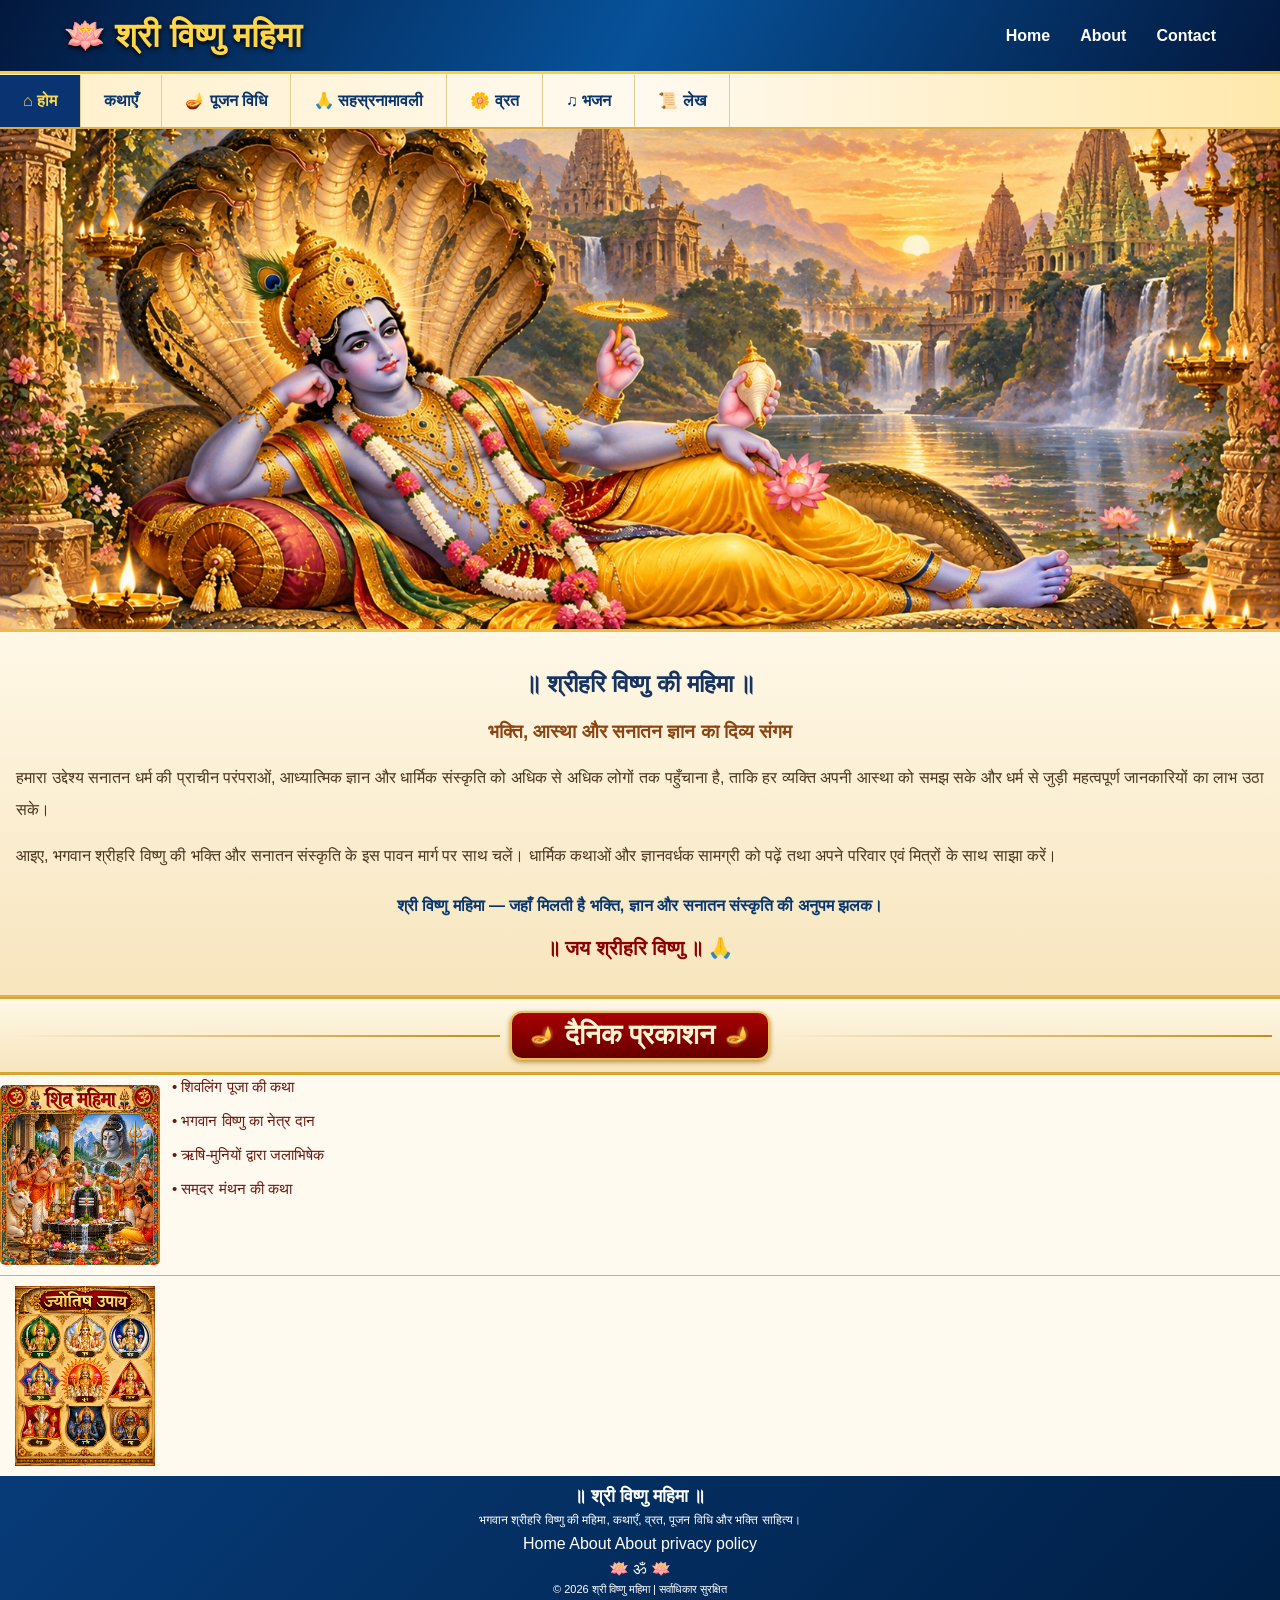
<file: index.html>
<!DOCTYPE html>
<html lang="hi">
<head>
 
<link rel="stylesheet" href="style.css">
 
<meta charset="UTF-8">
<meta name="viewport" content="width=device-width, initial-scale=1.0">

<title>श्री विष्णु महिमा</title>
<meta name="description" content="भगवान विष्णु की कथाएँ, पूजन विधि, व्रत, भजन और सहस्रनामावली।">

</head>

<body>

<!-- पहला नेविगेशन बार -->

<header class="topbar" id="home">
<div class="logo">🪷 श्री विष्णु महिमा</div>

<nav class="topnav">
<a href="#home">Home</a>
<a href="#about">About</a>
<a href="#contact">Contact</a>
</nav>
</header>

<!-- दूसरा स्क्रॉल नेविगेशन बार -->

<nav class="subnav">
<div class="subnav-inner">
<a href="#home" class="active">⌂ होम</a>
<a href="Kathayen.html">कथाएँ</a>
<a href="#pooja">🪔 पूजन विधि</a>
<a href="#sahasranam">🙏 सहस्रनामावली</a>
<a href="#vrat">🌼 व्रत</a>
<a href="#bhajan">♫ भजन</a>
<a href="#lekh">📜 लेख</a>
</div>
</nav>


<!-- भगवान विष्णु का बैनर -->
<div class="vishnu-banner">
  <img src="./vishnu-banner.jpg"
       alt="क्षीरसागर में भगवान विष्णु">
</div>

 
<section class="vishnu-intro">

  <h1>॥ श्रीहरि विष्णु की महिमा ॥</h1>

  <h2 class="vishnu-subtitle">
    भक्ति, आस्था और सनातन ज्ञान का दिव्य संगम
  </h2>

  <p>
    हमारा उद्देश्य सनातन धर्म की प्राचीन परंपराओं,
    आध्यात्मिक ज्ञान और धार्मिक संस्कृति को अधिक से अधिक
    लोगों तक पहुँचाना है, ताकि हर व्यक्ति अपनी आस्था को
    समझ सके और धर्म से जुड़ी महत्वपूर्ण जानकारियों का
    लाभ उठा सके।
  </p>

  <p>
    आइए, भगवान श्रीहरि विष्णु की भक्ति और सनातन संस्कृति
    के इस पावन मार्ग पर साथ चलें। धार्मिक कथाओं और
    ज्ञानवर्धक सामग्री को पढ़ें तथा अपने परिवार एवं
    मित्रों के साथ साझा करें।
  </p>

  <p class="vishnu-tagline">
    श्री विष्णु महिमा — जहाँ मिलती है भक्ति, ज्ञान और
    सनातन संस्कृति की अनुपम झलक।
  </p>

  <h3 class="vishnu-blessing">॥ जय श्रीहरि विष्णु ॥ 🙏</h3>

</section>

 
<div class="dainik-heading">
  <span class="dainik-line"></span>
  <div class="dainik-title">
    <span class="dainik-diya">🪔</span>
    <h2>दैनिक प्रकाशन</h2>
    <span class="dainik-diya">🪔</span>
  </div>
  <span class="dainik-line"></span>
</div>
 
 
<div class="shiv-mahima-section">

  <img src="shiv-mahima.jpg"
       alt="शिव महिमा"
       class="shiv-mahima-image">

  <div class="shiv-katha-list">

    <a href="shivling-puja.html">• शिवलिंग पूजा की कथा</a>

    <a href="vishnu-netra-daan.html">• भगवान विष्णु का नेत्र दान</a>

    <a href="rishi-abhishek.html">• ऋषि-मुनियों द्वारा जलाभिषेक</a>

    <a href="samudra-manthan.html">• समुद्र मंथन की कथा</a>

    <a href="shiv-parvati.html">• शिव-पार्वती विवाह कथा</a>

    <a href="markandeya.html">• मार्कण्डेय ऋषि की कथा</a>

    <a href="gangavataran.html">• गंगा अवतरण की कथा</a>

  </div>

</div>


<div class="divider-line"></div>

<div class="jyotish-upaay">
  <!-- ज्योतिष उपाय की इमेज -->
</div>

<!-- ज्योतिष उपाय इमेज -->
<div class="jyotish-upaay">
  <img src="./jyotish-upaay.jpg"
       alt="ज्योतिष उपाय">
</div>
 
 
 

<!-- वेबसाइट Footer -->
<footer class="main-footer">

  <h2>॥ श्री विष्णु महिमा ॥</h2>

  <p class="footer-text">
    भगवान श्रीहरि विष्णु की महिमा, कथाएँ,
    व्रत, पूजन विधि और भक्ति साहित्य।
  </p>

  <nav class="footer-nav">
    <a href="index.html">Home</a>
    <a href="about.html">About</a>
    <a href="contact.html">About</a>
    <a href="privacy.html">privacy policy</a>
  </nav>

  <div class="footer-divider">🪷 ॐ 🪷</div>

  <p class="footer-copy">
    © 2026 श्री विष्णु महिमा |
    सर्वाधिकार सुरक्षित
  </p>

  <p class="footer-blessing">
    🙏 जय श्री हरि विष्णु 🙏
  </p>

</footer>


<script>

function showDetail(key){
const item=content[key];
if(!item)return;

document.getElementById("detail-title").textContent=item.title;
document.getElementById("detail-content").textContent=item.text;

document.getElementById("detail").classList.add("show");
document.getElementById("detail").scrollIntoView({behavior:"smooth",block:"start"});
}

function hideDetail(){
document.getElementById("detail").classList.remove("show");
document.getElementById("kathayen").scrollIntoView({behavior:"smooth"});
}

document.querySelectorAll(".subnav a").forEach(link=>{
link.addEventListener("click",()=>{
document.querySelectorAll(".subnav a").forEach(a=>a.classList.remove("active"));
link.classList.add("active");
});
});
</script>

</body>
  </html>
</file>
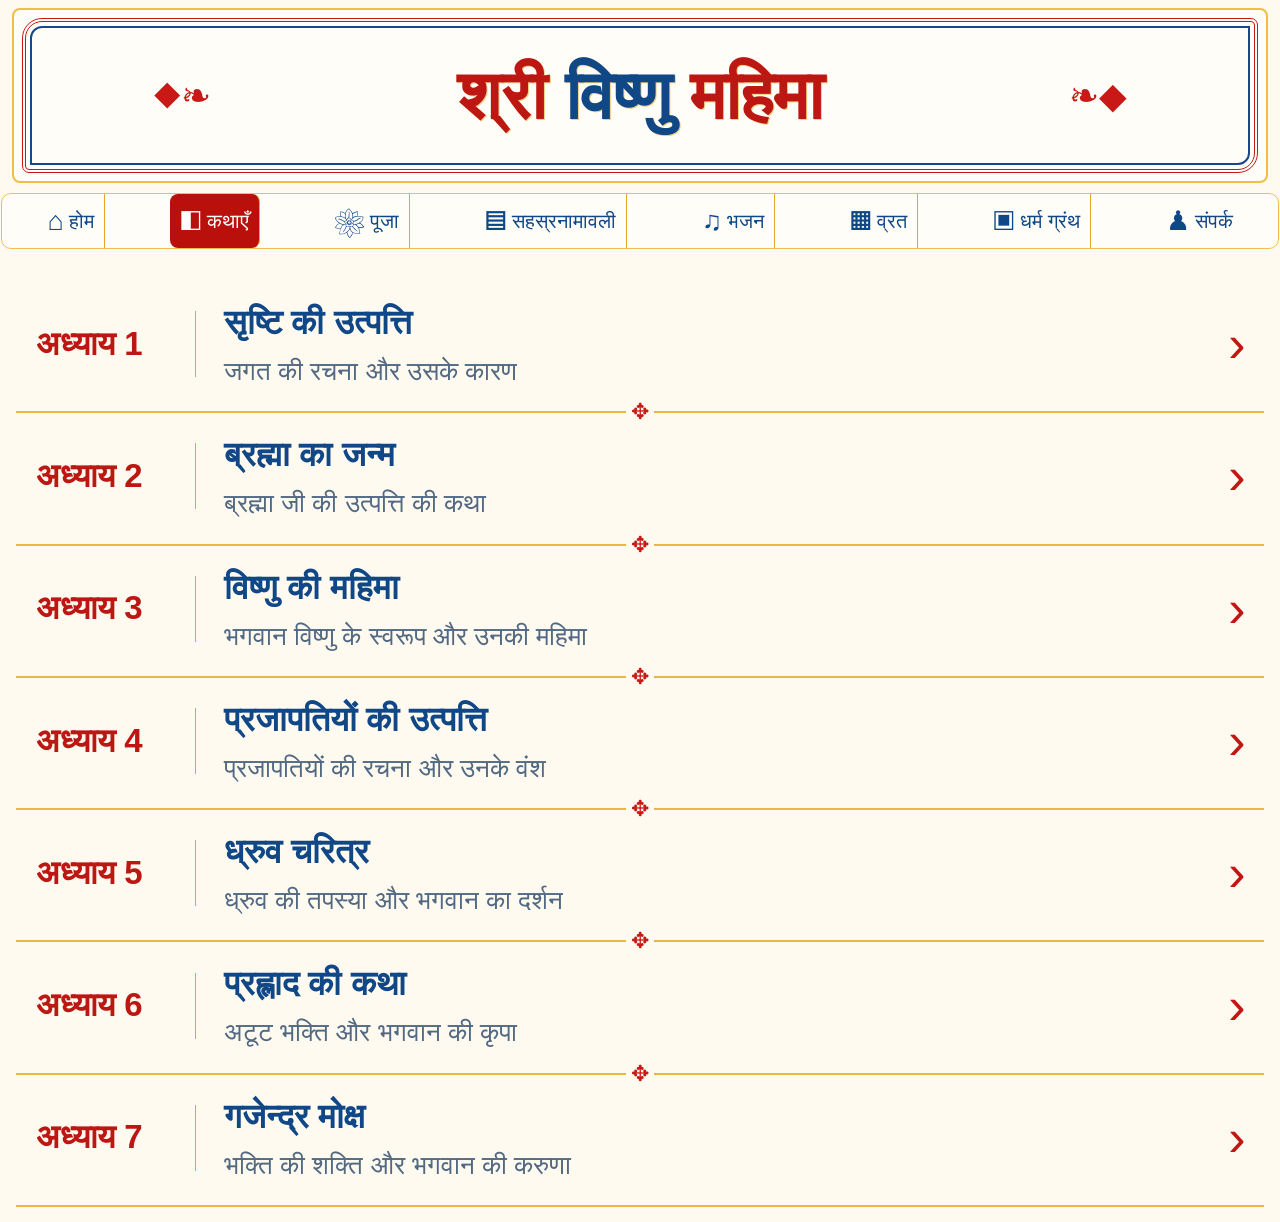
<file: Kathayen.html>
<!DOCTYPE html>
<html lang="hi">
<head>
<meta charset="UTF-8">
<meta name="viewport" content="width=device-width, initial-scale=1.0">
<title>श्री विष्णु महिमा</title>
 

<style>
*{box-sizing:border-box}
body{
 margin:0;
 background:#fffaf0;
 color:#104786;
 font-family:"Noto Sans Devanagari",Mangal,sans-serif;
}

/* HEADER */
.header{
 margin:8px 12px 10px;
 padding:8px;
 background:#fffdf7;
 border:2px solid #f2bd43;
 border-radius:8px;
}

 .sticky-header {
  position: sticky;
  top: 0;
  z-index: 1000;
  background-color: #fffaf0;
  width: 100%;
 }
 
.brand{
 min-height:155px;
 display:flex;
 align-items:center;
 justify-content:space-around;
 gap:8px;
 padding:8px;
 border:4px double #c61917;
 outline:2px solid #16498c;
 outline-offset:-10px;
 border-radius:20px 7px;
 text-align:center;
}
.brand h1{
 margin:0;
 font-size:clamp(25px,6vw,68px);
 line-height:1.35;
 font-weight:900;
 color:#104786;
 white-space:nowrap;
 text-shadow:1px 1px #f0cf83;
}
.brand h1 span{color:#bd1713}
.decoration{
 color:#c81916;
 font-size:clamp(17px,3vw,36px);
}

/* NAVIGATION */
.nav{
 display:flex;
 align-items:stretch;
 justify-content:space-around;
 margin:0 1px;
 padding:0 3px;
 overflow-x:auto;
 background:#fffdf7;
 border:1px solid #efbd50;
 border-radius:10px;
 scrollbar-width:none;
}
.nav a{
 flex:0 0 auto;
 display:flex;
 align-items:center;
 justify-content:center;
 gap:5px;
 min-height:54px;
 padding:7px 10px;
 color:#104786;
 text-decoration:none;
 white-space:nowrap;
 font-size:clamp(13px,1.8vw,20px);
 border-right:1px solid #e9a52b;
}
.nav a:last-child{border-right:0}
.nav a.active{
 color:white;
 background:#b9100c;
 border-radius:8px;
}
.nav a:hover{background:#b9100c;color:white}
.icon{font-size:1.35em}

/* CHAPTER LIST */
.kathas{
 margin:32px auto 15px;
 padding:0 16px;
}
.katha{
 display:grid;
 grid-template-columns:160px minmax(0,1fr) 30px;
 align-items:center;
 gap:28px;
 min-height:130px;
 padding:16px 12px 20px 20px;
 color:inherit;
 text-decoration:none;
 border-bottom:2px solid #eab746;
 position:relative;
}
.chapter{
 display:flex;
 align-items:center;
 min-height:66px;
 padding-right:20px;
 color:#bd1713;
 font-size:clamp(21px,3vw,33px);
 font-weight:800;
 white-space:nowrap;
 border-right:1px solid #e9a52b;
}
.details h2{
 margin:0 0 3px;
 color:#104786;
 font-size:clamp(22px,3vw,34px);
 line-height:1.5;
 font-weight:800;
}
.details p{
 margin:0;
 color:#526983;
 font-size:clamp(16px,2.3vw,26px);
 line-height:1.55;
}
.arrow{
 color:#c31511;
 font-family:Arial,sans-serif;
 font-size:52px;
 line-height:1;
 text-align:center;
}

/* GOLD LINE AND RED DECORATION */
.katha::after{
 content:"✥";
 position:absolute;
 bottom:-13px;
 left:50%;
 transform:translateX(-50%);
 padding:0 5px;
 color:#c71916;
 background:#fffaf0;
 font-size:22px;
 line-height:24px;
}
.katha:last-child::after{display:none}

/* MOBILE */
@media(max-width:480px){
 .header{margin:5px 6px 8px;padding:5px}
 .brand{min-height:75px;padding:6px 3px;border-width:3px}
 .brand h1{font-size:clamp(21px,6vw,30px)}
 .decoration{font-size:14px}
 .nav{justify-content:flex-start}
 .nav a{min-height:46px;padding:6px 9px;font-size:14px}
 .kathas{margin-top:20px;padding:0 8px}
 .katha{
  grid-template-columns:100px minmax(0,1fr) 18px;
  gap:10px;
  min-height:100px;
  padding:13px 3px 17px;
 }
 .chapter{
  min-height:56px;
  padding-right:8px;
  font-size:17px;
  white-space:normal;
 }
 .details h2{font-size:19px;line-height:1.5}
 .details p{font-size:14px;line-height:1.6}
 .arrow{font-size:35px}
 .katha::after{font-size:18px}
}
</style>
</head>

<body>

<header class="header">
 <a href="index.html" class="brand"
 style="text-decoration:none">
  <span class="decoration">◆❧</span>
  <h1><span>श्री</span> विष्णु <span>महिमा</span></h1>
  <span class="decoration">❧◆</span>
 </a>
</header>

<nav class="nav">
 <a href="index.html"><span class="icon">⌂</span> होम</a>
 <a href="kathayen.html" class="active"><span class="icon">◧</span> कथाएँ</a>
 <a href="pooja.html"><span class="icon">❀</span> पूजा</a>
 <a href="sahastrnaamavali.html"><span class="icon">▤</span> सहस्रनामावली</a>
 <a href="bhajan.html"><span class="icon">♫</span> भजन</a>
 <a href="vrat.html"><span class="icon">▦</span> व्रत</a>
 <a href="dharm-granth.html"><span class="icon">▣</span> धर्म ग्रंथ</a>
 <a href="contact.html"><span class="icon">♟</span> संपर्क</a>
</nav>

<main class="kathas">

<a href="adhyay1.html" class="katha">
 <div class="chapter">अध्याय 1</div>
 <div class="details">
  <h2>सृष्टि की उत्पत्ति</h2>
  <p>जगत की रचना और उसके कारण</p>
 </div>
 <span class="arrow">›</span>
</a>

<a href="adhyay2.html" class="katha">
 <div class="chapter">अध्याय 2</div>
 <div class="details">
  <h2>ब्रह्मा का जन्म</h2>
  <p>ब्रह्मा जी की उत्पत्ति की कथा</p>
 </div>
 <span class="arrow">›</span>
</a>

<a href="adhyay3.html" class="katha">
 <div class="chapter">अध्याय 3</div>
 <div class="details">
  <h2>विष्णु की महिमा</h2>
  <p>भगवान विष्णु के स्वरूप और उनकी महिमा</p>
 </div>
 <span class="arrow">›</span>
</a>

<a href="adhyay4.html" class="katha">
 <div class="chapter">अध्याय 4</div>
 <div class="details">
  <h2>प्रजापतियों की उत्पत्ति</h2>
  <p>प्रजापतियों की रचना और उनके वंश</p>
 </div>
 <span class="arrow">›</span>
</a>

<a href="adhyay5.html" class="katha">
 <div class="chapter">अध्याय 5</div>
 <div class="details">
  <h2>ध्रुव चरित्र</h2>
  <p>ध्रुव की तपस्या और भगवान का दर्शन</p>
 </div>
 <span class="arrow">›</span>
</a>

<a href="adhyay6.html" class="katha">
 <div class="chapter">अध्याय 6</div>
 <div class="details">
  <h2>प्रह्लाद की कथा</h2>
  <p>अटूट भक्ति और भगवान की कृपा</p>
 </div>
 <span class="arrow">›</span>
</a>

<a href="adhyay7.html" class="katha">
 <div class="chapter">अध्याय 7</div>
 <div class="details">
  <h2>गजेन्द्र मोक्ष</h2>
  <p>भक्ति की शक्ति और भगवान की करुणा</p>
 </div>
 <span class="arrow">›</span>
</a>

</main>
</body>
</html>
</file>
<file: style.css>
<style>
*{margin:0;padding:0;box-sizing:border-box;scroll-behavior:smooth}

body{
font-family:"Noto Sans Devanagari",Arial,sans-serif;
background:#fffaf0;
color:#173461;
}

/* पहला नेविगेशन बार */

.topbar{
background:linear-gradient(120deg,#03183d,#07529a,#03183d);
color:white;
padding:15px 5%;
display:flex;
align-items:center;
justify-content:space-between;
gap:15px;
border-bottom:3px solid #ffce38;
}

.logo{
font-size:clamp(21px,3vw,34px);
font-weight:bold;
color:#ffd54a;
white-space:nowrap;
text-shadow:0 2px 5px #000;
}

.topnav{
display:flex;
gap:30px;
}

.topnav a{
color:white;
text-decoration:none;
font-size:16px;
font-weight:bold;
padding:8px 0;
}

.topnav a:hover{color:#ffd54a}

/* दूसरा स्क्रॉल नेविगेशन */

.subnav{
background:linear-gradient(90deg,#fff0c9,#fffaf0,#ffe8ac);
border-bottom:2px solid #dcae43;
overflow-x:auto;
white-space:nowrap;
scrollbar-width:thin;
scrollbar-color:#bd8a25 #fff1ce;
position:sticky;
top:0;
z-index:100;
}

.subnav-inner{
display:flex;
align-items:center;
gap:0;
width:max-content;
min-width:100%;
}

.subnav a{
display:block;
padding:17px 23px;
color:#08356d;
font-size:16px;
font-weight:bold;
text-decoration:none;
border-right:1px solid #e5cd92;
transition:.25s;
}

.subnav a:hover,
.subnav a.active{
background:#0a3471;
color:#ffd54a;
}

.hero-content{
max-width:540px;
text-align:center;
color:white;
text-shadow:0 2px 6px #00112c;
}

.hero h1{
font-size:clamp(35px,5vw,62px);
color:#ffdc60;
margin:10px 0;
}

.hero .mantra{
font-size:24px;
color:#ffe59b;
}

.hero p{
font-size:18px;
line-height:2;
}

.btn{
display:inline-block;
background:linear-gradient(135deg,#ffe46a,#ffae00);
padding:13px 30px;
border-radius:30px;
margin-top:20px;
text-decoration:none;
font-weight:bold;
color:#412700;
}
 
.main-header{
  display:flex;
  align-items:center;
  justify-content:space-between;
  gap:35px;
  padding:20px 5%;
  background:linear-gradient(120deg,#03183d,#07539a,#03183d);
  border-bottom:4px solid #ffce38;
  box-shadow:0 5px 15px #00152d50;
}

.brand{
  color:#ffda4e;
  font-size:clamp(22px,3vw,34px);
  font-weight:bold;
  text-decoration:none;
  white-space:nowrap;
  text-shadow:0 3px 5px #000;
}

.main-nav{
  display:flex;
  align-items:center;
  gap:45px;
}

.main-nav a{
  color:white;
  text-decoration:none;
  font-size:17px;
  font-weight:bold;
  padding:10px 4px;
}

.main-nav a:hover{
  color:#ffda4e;
}

.menu-toggle{
  display:none;
  color:#ffda4e;
  background:#0b3a72;
  border:1px solid #dcb746;
  border-radius:8px;
  padding:10px 14px;
  font-size:15px;
}

.topic-nav{
  position:sticky;
  top:0;
  z-index:100;
  overflow-x:auto;
  background:#fff0cb;
  border-bottom:3px solid #e8bf4f;
}

.topic-nav-inner{
  display:flex;
  width:max-content;
  min-width:100%;
}

.topic-nav a{
  color:#082f68;
  text-decoration:none;
  font-weight:bold;
  padding:19px 25px;
  white-space:nowrap;
  border-right:1px solid #e1cb98;
}

.topic-nav a:hover{
  color:#ffda4e;
  background:#07346b;
}

@media(max-width:650px){
  .main-header{
    padding:16px 12px;
    gap:12px;
    flex-wrap:wrap;
  }

  .brand{font-size:23px}

  .menu-toggle{
    display:block;
  }

  .main-nav{
    display:none;
    width:100%;
    justify-content:center;
    gap:35px;
    padding:12px 0 5px;
  }

  .main-nav.open{
    display:flex;
  }

  .main-nav a{font-size:15px}

  .topic-nav a{
    padding:16px 19px;
    font-size:14px;
  }
}
  

/* मुख्य परिचय */

.intro{
display:grid;
grid-template-columns:1fr 1.2fr;
gap:15px;
align-items:center;
padding:40px 6%;
background:#fff;
}

.intro img{
width:100%;
height:340px;
object-fit:cover;
border:3px solid #e8c16c;
border-radius:8px;
}

h2{
color:#092e6a;
font-size:35px;
margin-bottom:16px;
}

.intro p,.description{
font-size:15px;
line-height:1;
color:#3d3d3d;
}

.quote{
background:#fff0cf;
color:#9c261a;
padding:15px;
margin-top:10px;
font-size:10px;
text-align:center;
font-weight:bold;
}

/* विषय सूची */

.section{
padding:45px 6%;
text-align:center;
scroll-margin-top:75px;
}

.section:nth-of-type(even){
background:#fff0d3;
}

.underline{
height:4px;
width:100px;
background:#eab62c;
margin:0 auto 22px;
}

.links{
display:flex;
flex-wrap:wrap;
justify-content:center;
gap:15px 30px;
margin-top:25px;
}

.links a{
color:#104b87;
text-decoration:none;
font-weight:bold;
padding:10px 0;
border-bottom:2px solid #edc44f;
}

.links a:hover{color:#bb6500}

/* चुने गए विषय का पूरा विवरण */

.detail{
display:none;
padding:35px 7%;
background:#fff;
min-height:300px;
scroll-margin-top:75px;
}

.detail.show{display:block}

.detail h2{
color:#073a7c;
border-bottom:2px solid #e8bd50;
padding-bottom:15px;
}

.detail p{
font-size:17px;
line-height:2;
color:#333;
margin:15px 0;
}

.back{
border:0;
background:#07356d;
color:white;
padding:12px 22px;
border-radius:25px;
cursor:pointer;
font-size:15px;
}

/* मोबाइल */

@media(max-width:650px){
.topbar{
flex-direction:column;
gap:12px;
padding:13px 8px;
}

.topnav{gap:32px}
.topnav a{font-size:15px}

.subnav a{
padding:15px 18px;
font-size:14px;
}

.hero{
min-height:350px;
justify-content:center;
padding:25px 12px;
background-position:35% center;
}

.hero-content{
background:#001e4c88;
padding:20px 12px;
border-radius:10px;
}

.hero h1{font-size:36px}
.hero p{font-size:16px}

.intro{
grid-template-columns:1fr;
padding:25px 18px;
gap:22px;
}

.intro img{height:290px}
h2{font-size:25px}

.section{padding:35px 18px}
.links{gap:12px 20px}

.detail{padding:28px 18px}
.detail h2{font-size:25px}
.detail p{font-size:16px}
}

/* Vishnu Banner */

.vishnu-banner{
  width:100%;
  margin:0;
  padding:0;
  overflow:hidden;
  line-height:0;
  background:#082957;
  border-bottom:3px solid #e8bd50;
}


.vishnu-banner img {
  display: block;
  width: 100%;
  height: clamp(180px, 45vw, 500px);
  object-fit: cover;
  object-position: center;
}

@media (max-width: 650px) {
  .vishnu-banner img {
    height: auto;
    max-height: 280px;
    object-fit: contain;
  }
}


.vishnu-intro {
  padding: 18px 16px;
 padding-bottom: 35px;
  text-align: center;
  background: linear-gradient(180deg, #fff8e7, #f7e5bd);
  border-bottom: 2px solid #d9b354;
  box-sizing: border-box;
}

.vishnu-intro h2 {
  color: #07366f;
  font-size: clamp(25px, 6vw, 36px);
  line-height: 1.4;
  margin: 0 0 8px;
}

.vishnu-intro .vishnu-subtitle {
  color: #8b4513;
  font-size: clamp(14px, 3.8vw, 19px);
  line-height: 1.5;
  margin: 0 0 16px;
}

.vishnu-intro p {
  color: #49351f;
  font-size: 16px;
  line-height: 2;
  margin: 0 0 14px;
  text-align: justify;
}

.vishnu-intro .vishnu-tagline {
  color: #07366f;
  font-weight: bold;
  text-align: center;
  margin-top: 18px;
}

.vishnu-intro .vishnu-blessing {
  color: #8b0000;
  font-size: 20px;
  margin: 12px 0 0;
}



/* Mobile Friendly Website */
* {
  box-sizing: border-box;
}

html {
  width: 100%;
  max-width: 100%;
}

body {
  width: 100%;
  max-width: 100%;
  margin: 0;
  overflow-x: hidden;
}


.dainik-heading {
  display: flex;
  align-items: center;
  justify-content: center;
  gap: 10px;
  width: 100%;
  padding: 12px 8px;
  box-sizing: border-box;
  background: linear-gradient(180deg, #fff8e7, #f7e5bd);
  border-top: 2px solid #d9a52e;
  border-bottom: 3px solid #d9a52e;
}

.dainik-line {
  flex: 1;
  height: 2px;
  background: linear-gradient(
    to right,
    transparent,
    #c58b18
  );
}

.dainik-title {
  display: flex;
  align-items: center;
  justify-content: center;
  gap: 10px;
  padding: 6px 18px;
  background: linear-gradient(180deg, #a90000, #650000);
  border: 2px solid #e8bd55;
  border-radius: 12px;
  box-shadow: 0 2px 5px #b78a3a;
}

.dainik-title h2 {
  color: #fff4d4;
  font-size: clamp(18px, 4.5vw, 28px);
  margin: 0;
  white-space: nowrap;
}

.dainik-diya {
  font-size: 20px;
  line-height: 1;
}


.shiv-mahima-section {
  display: flex;
  align-items: flex-start;
  gap: 12px;
  width: 100%;
 margin-bottom:15px
 padding-left:12px;
}

.shiv-mahima-image {
  width: 160px;
  height: 180px;
  object-fit: cover;
  border-radius: 5px;
 margin-top:10px;
 left-margin:15px;
}

.shiv-katha-list {
  flex: 1;
  height: 120px;
  overflow-y: auto;
  overflow-x: hidden;
  display: flex;
  flex-direction: column;
  gap: 10px;
}

.shiv-katha-list a {
  color: #6b160e;
  text-decoration: none;
  font-size: 15px;
  line-height: 1.6;
}

.shiv-katha-list a:hover {
  color: #c07800;
  text-decoration: underline;
}

.divider-line {
  height: 1px;
  background-color: #e6b422;
  margin: 10px 0;
}

/* ज्योतिष उपाय इमेज */
.jyotish-upaay {
  margin-left: 0;
  padding-left: 0;
  text-align: left;
}

.jyotish-upaay img {
  display: block;
 margin:0px;
  width: 170px;
  height: 180px;
  max-width: 100%;
  object-fit: contain;
  
}


/* Footer की ऊँचाई और Background */
.main-footer {
  background: linear-gradient(135deg, #073b78, #001f45) !important;
  color: #ffffff !important;
  width: 100%;
  height: auto;
  min-height: 0;
  box-sizing: border-box;
  padding: 10px 8px !important;
  margin-top: 10px;
  text-align: center;
}

/* Footer Heading */
.main-footer h2 {
  color: #ffffff !important;
  font-size: 18px;
  margin: 0 0 5px;
}

/* Footer Text */
.main-footer .footer-text {
  color: #ffffff !important;
  font-size: 12px;
  line-height: 1.4;
  margin: 0 auto 6px;
}

/* Footer Navigation */
.main-footer .footer-nav {
  gap: 10px;
  margin: 6px 0;
}

.main-footer .footer-nav a {
  color: #ffffff !important;
  text-decoration: none;
}

/* Divider */
.main-footer .footer-divider {
  border-color: #d9a400;
  margin: 5px 0;
}

/* Copyright */
.main-footer .footer-copy {
  color: #ffffff !important;
  font-size: 11px;
  margin: 5px 0;
}

/* Blessing */
.main-footer .footer-blessing {
  color: #ffffff !important;
  font-size: 12px;
  margin: 5px 0 0;
}

</style>
</file>
